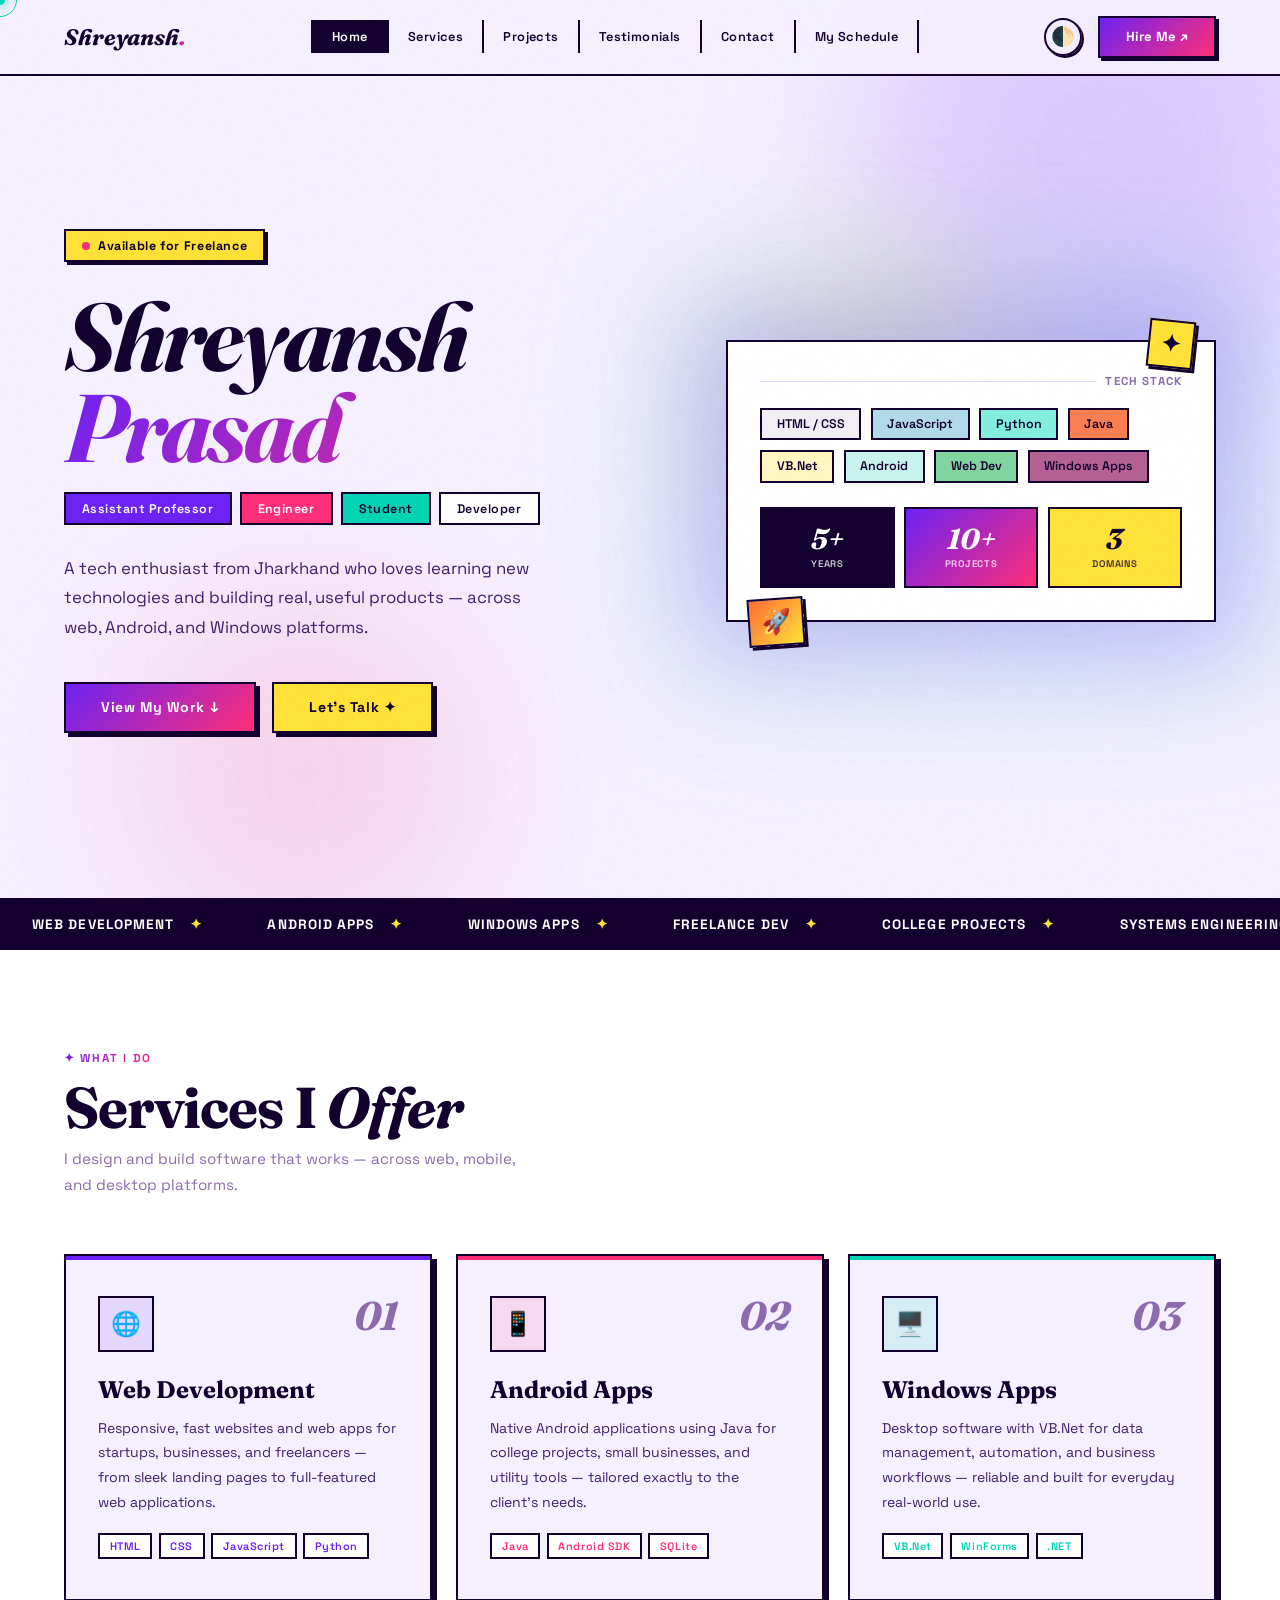
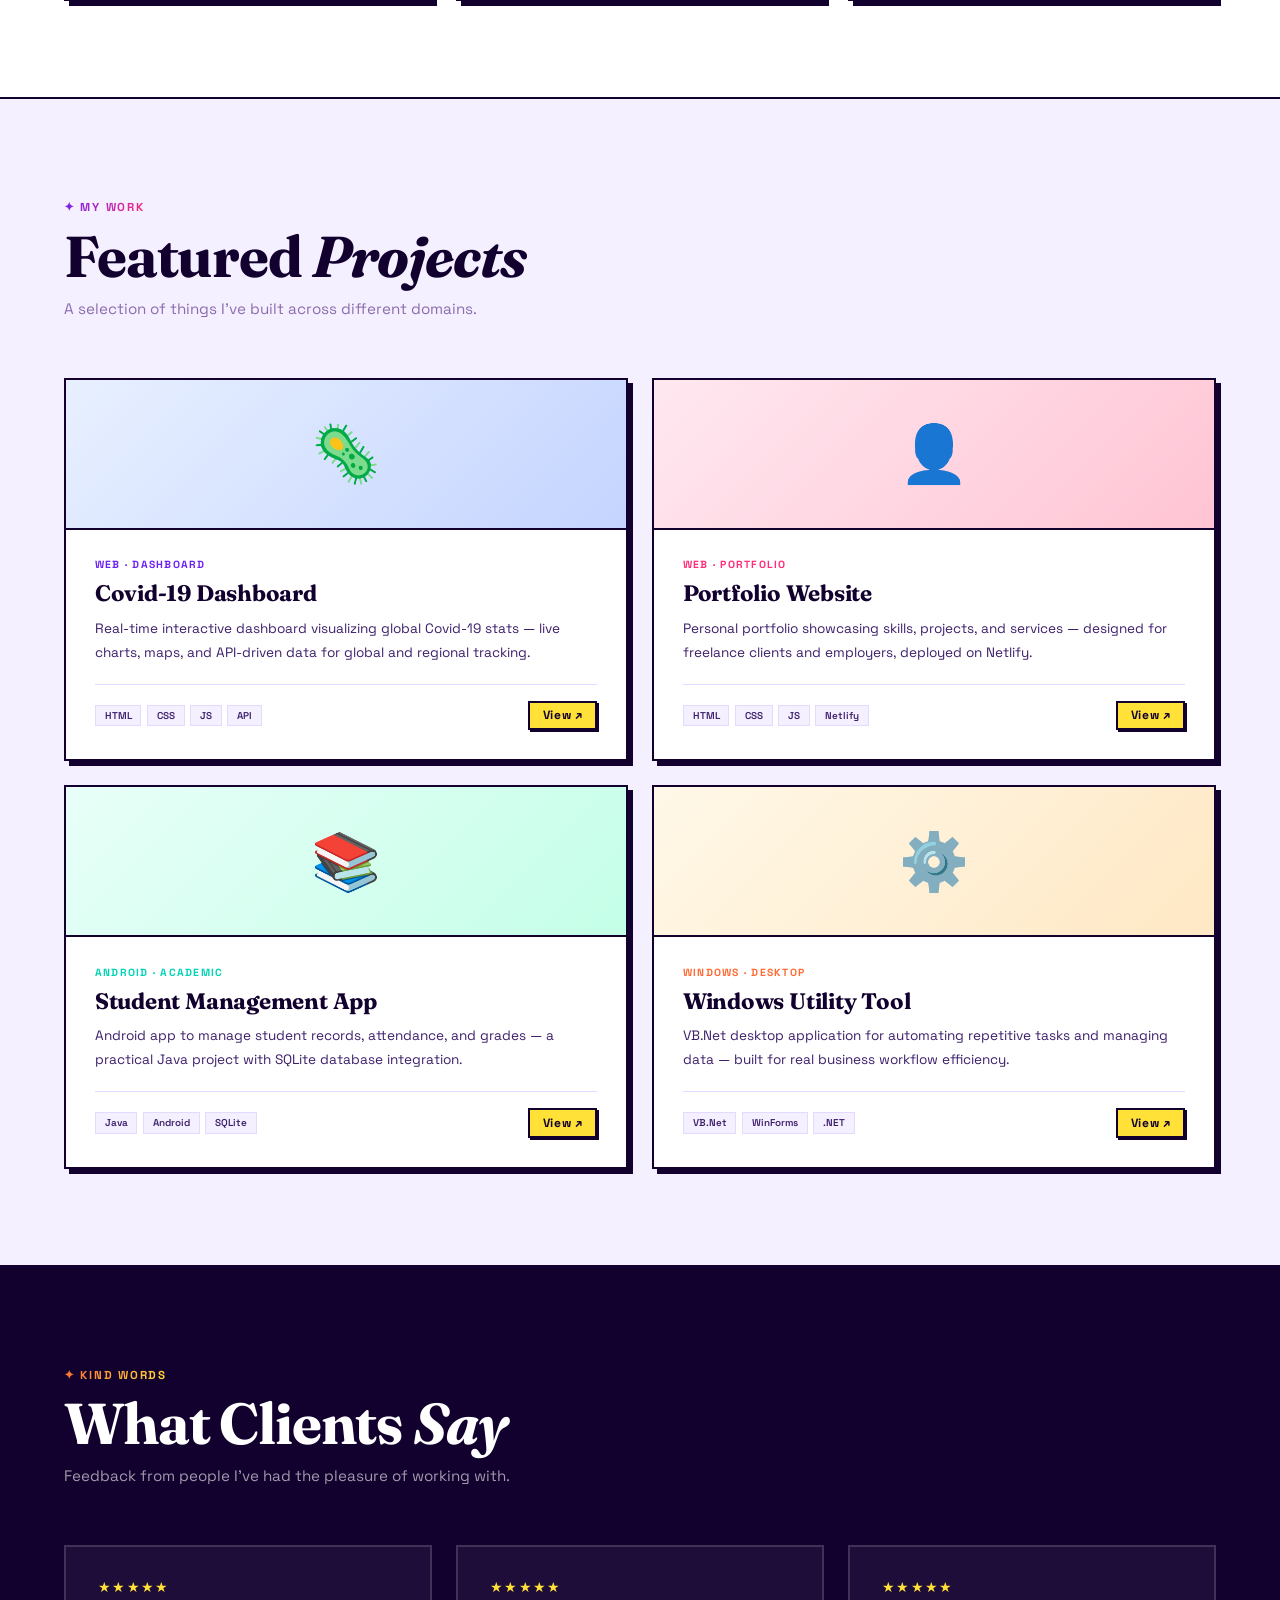
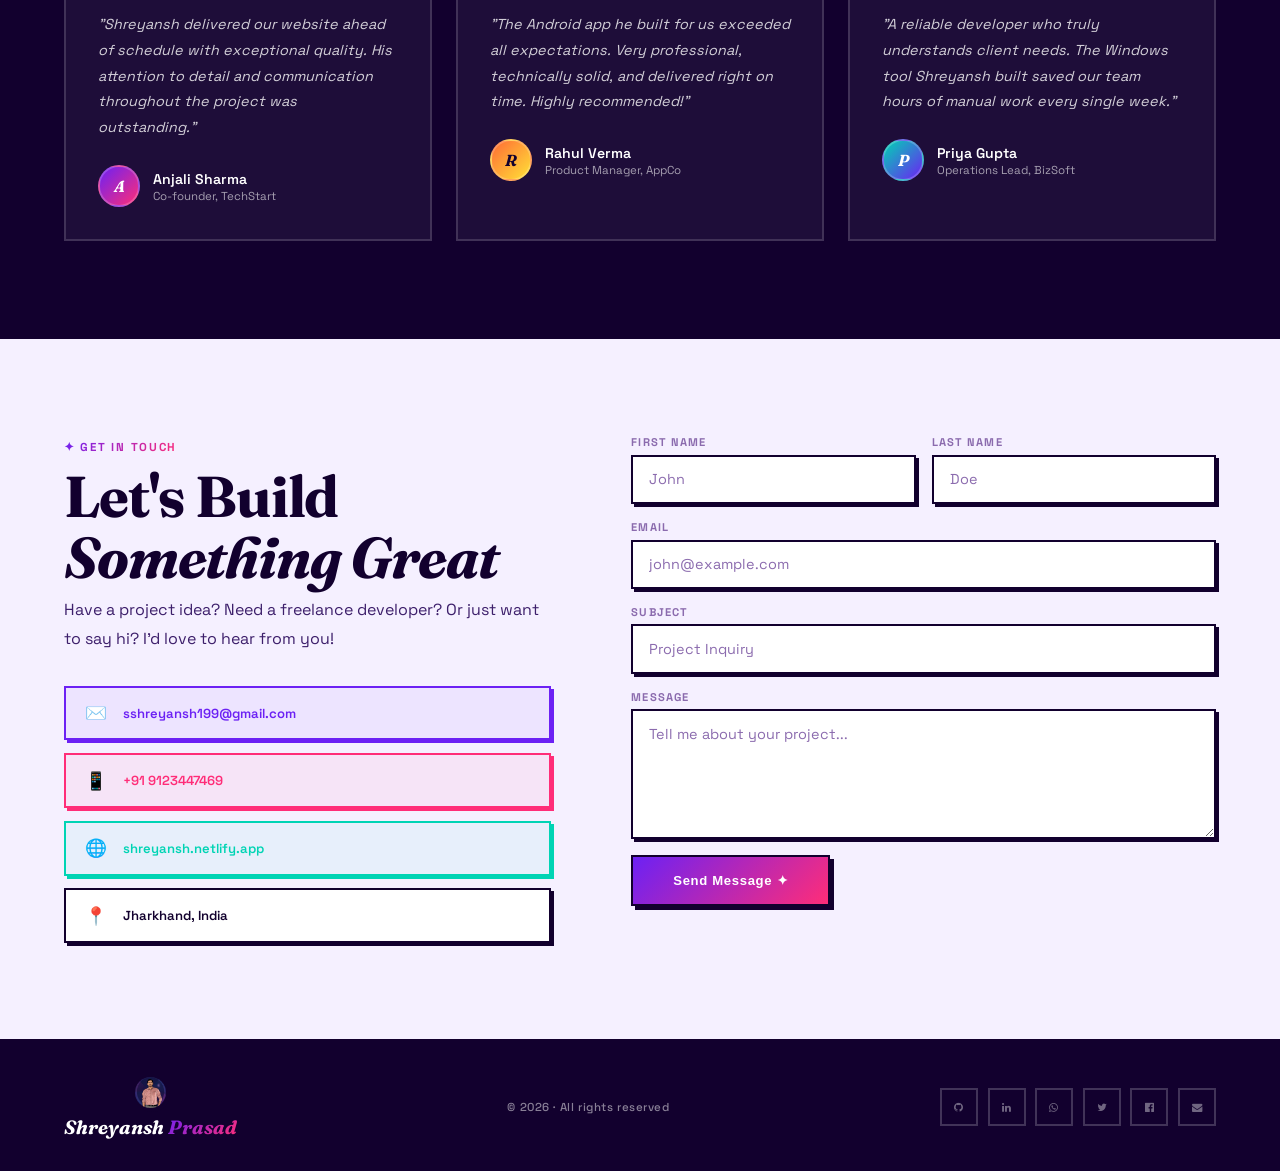
<file: index.html>
<!DOCTYPE html>
<html lang="en">
<head>
    <meta charset="UTF-8">
    <meta name="viewport" content="width=device-width, initial-scale=1.0">
    <meta name="description" content="Hey there, this is Shreyansh, and I design and develope websites for small business, I love designing websites and am looking for more opportunities to work in coding on a freelance basis. While I'm based in Jharkhand India, I help build website for people all over the world. Apart from this I also develope Android applications(Java) and Windows application(VB.Net). So If you are looking for a Web developer or an Android/Windows developer I may help you in many ways :)">
    <link rel="shortcut icon" href="./asset/icon/icon.png" type="image/x-icon">
    <title>Shreyansh Prasad</title>
    
    <link href="https://fonts.googleapis.com/css2?family=Clash+Display:wght@400;500;600;700&family=Cabinet+Grotesk:wght@400;500;700;800;900&family=Epilogue:ital,wght@0,400;0,700;1,400;1,800&family=Figtree:wght@300;400;500;600;700&display=swap" rel="stylesheet">
    <link href="https://fonts.googleapis.com/css2?family=Space+Grotesk:wght@400;500;600;700&family=Fraunces:ital,wght@0,700;1,400;1,700&display=swap" rel="stylesheet">
    <link rel="stylesheet" href="https://stackpath.bootstrapcdn.com/font-awesome/4.7.0/css/font-awesome.min.css">

    <link rel="stylesheet" href="style.css">

    <script>
        if (localStorage.getItem('theme') === 'dark') {
            document.documentElement.setAttribute('data-theme', 'dark');
        }
    </script>
</head>
<body>

<div id="cur"></div>
<div id="cur-ring"></div>

<nav>
  <a class="nav-logo" href="#home">Shreyansh<span>.</span> </a>
  <ul class="nav-links">
    <li><a href="#home">Home</a></li>
    <li><a href="#services">Services</a></li>
    <li><a href="#projects">Projects</a></li>
    <li><a href="#testimonials">Testimonials</a></li>
    <li><a href="#contact">Contact</a></li>
    <li><a href="schedule.html">My Schedule</a></li>
  </ul>
  <div class="nav-actions">
    <button id="theme-btn" title="Toggle Theme">🌓</button>
    <a href="#contact" class="nav-cta">Hire Me ↗</a>
  </div>
</nav>

<section id="home">
  <div class="blob blob1"></div>
  <div class="blob blob2"></div>
  <div class="blob blob3"></div>

  <div class="hero-content">
    <div class="hero-badge fu d1"><span class="dot"></span> Available for Freelance</div>
    <h1 class="hero-name fu d2">
      <span class="hero-first-name">Shreyansh</span><br>
      <span class="grad-text">Prasad</span>
    </h1>
    <div class="hero-roles fu d3">
      <span class="hero-role r1">Assistant Professor</span>
      <span class="hero-role r2">Engineer</span>
      <span class="hero-role r3">Student</span>
      <span class="hero-role">Developer</span>
    </div>
    <p class="hero-bio fu d4">A tech enthusiast from Jharkhand who loves learning new technologies and building real, useful products — across web, Android, and Windows platforms.</p>
    <div class="hero-actions fu d5">
      <a href="#projects" class="btn-big b1">View My Work ↓</a>
      <a href="#contact" class="btn-big b2">Let's Talk ✦</a>
    </div>
  </div>

  <div class="hero-visual fu d3">
    <div class="hero-vis-card tech-stack-highlight">
      <div class="sticker stk1">✦</div>
      <div class="sticker stk2">🚀</div>
      <p class="hvc-label">Tech Stack</p>
      <div class="skill-bubbles">
        <span class="sbub s1">HTML / CSS</span>
        <span class="sbub s2">JavaScript</span>
        <span class="sbub s3">Python</span>
        <span class="sbub s4">Java</span>
        <span class="sbub s5">VB.Net</span>
        <span class="sbub s6">Android</span>
        <span class="sbub s7">Web Dev</span>
        <span class="sbub s8">Windows Apps</span>
      </div>
      <div class="stat-bubbles">
        <div class="stbub"><span class="stn">5+</span><span class="stl">Years</span></div>
        <div class="stbub"><span class="stn">10+</span><span class="stl">Projects</span></div>
        <div class="stbub"><span class="stn">3</span><span class="stl">Domains</span></div>
      </div>
    </div>
  </div>
</section>

<div class="marquee-wrap">
  <div class="marquee-track">
    <span class="marquee-item">Web Development <span>✦</span></span>
    <span class="marquee-item">Android Apps <span>✦</span></span>
    <span class="marquee-item">Windows Apps <span>✦</span></span>
    <span class="marquee-item">Freelance Dev <span>✦</span></span>
    <span class="marquee-item">College Projects <span>✦</span></span>
    <span class="marquee-item">Systems Engineering <span>✦</span></span>
    <span class="marquee-item">Web Development <span>✦</span></span>
    <span class="marquee-item">Android Apps <span>✦</span></span>
    <span class="marquee-item">Windows Apps <span>✦</span></span>
    <span class="marquee-item">Freelance Dev <span>✦</span></span>
    <span class="marquee-item">College Projects <span>✦</span></span>
    <span class="marquee-item">Systems Engineering <span>✦</span></span>
  </div>
</div>

<section id="services">
  <div class="sec-header reveal">
    <p class="sec-eyebrow">✦ What I Do</p>
    <h2 class="sec-title">Services I <em>Offer</em></h2>
    <p class="sec-sub">I design and build software that works — across web, mobile, and desktop platforms.</p>
  </div>
  <div class="services-grid">
    <div class="svc-card reveal">
      <div class="svc-top">
        <div class="svc-icon">🌐</div>
        <span class="svc-num">01</span>
      </div>
      <h3 class="svc-title">Web Development</h3>
      <p class="svc-desc">Responsive, fast websites and web apps for startups, businesses, and freelancers — from sleek landing pages to full-featured web applications.</p>
      <div class="svc-tags">
        <span class="svtag">HTML</span><span class="svtag">CSS</span><span class="svtag">JavaScript</span><span class="svtag">Python</span>
      </div>
    </div>
    <div class="svc-card reveal">
      <div class="svc-top">
        <div class="svc-icon">📱</div>
        <span class="svc-num">02</span>
      </div>
      <h3 class="svc-title">Android Apps</h3>
      <p class="svc-desc">Native Android applications using Java for college projects, small businesses, and utility tools — tailored exactly to the client's needs.</p>
      <div class="svc-tags">
        <span class="svtag">Java</span><span class="svtag">Android SDK</span><span class="svtag">SQLite</span>
      </div>
    </div>
    <div class="svc-card reveal">
      <div class="svc-top">
        <div class="svc-icon">🖥️</div>
        <span class="svc-num">03</span>
      </div>
      <h3 class="svc-title">Windows Apps</h3>
      <p class="svc-desc">Desktop software with VB.Net for data management, automation, and business workflows — reliable and built for everyday real-world use.</p>
      <div class="svc-tags">
        <span class="svtag">VB.Net</span><span class="svtag">WinForms</span><span class="svtag">.NET</span>
      </div>
    </div>
  </div>
</section>

<section id="projects">
  <div class="sec-header reveal">
    <p class="sec-eyebrow">✦ My Work</p>
    <h2 class="sec-title">Featured <em>Projects</em></h2>
    <p class="sec-sub">A selection of things I've built across different domains.</p>
  </div>
  <div class="proj-grid">
    <div class="proj-card reveal">
      <div class="proj-banner pb1">🦠</div>
      <div class="proj-body">
        <p class="proj-type t1">Web · Dashboard</p>
        <h3 class="proj-title">Covid-19 Dashboard</h3>
        <p class="proj-desc">Real-time interactive dashboard visualizing global Covid-19 stats — live charts, maps, and API-driven data for global and regional tracking.</p>
        <div class="proj-footer">
          <div class="proj-stack">
            <span class="pchip">HTML</span><span class="pchip">CSS</span><span class="pchip">JS</span><span class="pchip">API</span>
          </div>
          <a href="https://github.com/shreyanshprasad/covid-dashboard" class="proj-link">View ↗</a>
        </div>
      </div>
    </div>
    <div class="proj-card reveal">
      <div class="proj-banner pb2">👤</div>
      <div class="proj-body">
        <p class="proj-type t2">Web · Portfolio</p>
        <h3 class="proj-title">Portfolio Website</h3>
        <p class="proj-desc">Personal portfolio showcasing skills, projects, and services — designed for freelance clients and employers, deployed on Netlify.</p>
        <div class="proj-footer">
          <div class="proj-stack">
            <span class="pchip">HTML</span><span class="pchip">CSS</span><span class="pchip">JS</span><span class="pchip">Netlify</span>
          </div>
          <a href="https://shreyansh.netlify.app" class="proj-link">View ↗</a>
        </div>
      </div>
    </div>
    <div class="proj-card reveal">
      <div class="proj-banner pb3">📚</div>
      <div class="proj-body">
        <p class="proj-type t3">Android · Academic</p>
        <h3 class="proj-title">Student Management App</h3>
        <p class="proj-desc">Android app to manage student records, attendance, and grades — a practical Java project with SQLite database integration.</p>
        <div class="proj-footer">
          <div class="proj-stack">
            <span class="pchip">Java</span><span class="pchip">Android</span><span class="pchip">SQLite</span>
          </div>
          <a href="https://github.com/shreyanshprasad/student-management" class="proj-link">View ↗</a>
        </div>
      </div>
    </div>
    <div class="proj-card reveal">
      <div class="proj-banner pb4">⚙️</div>
      <div class="proj-body">
        <p class="proj-type t4">Windows · Desktop</p>
        <h3 class="proj-title">Windows Utility Tool</h3>
        <p class="proj-desc">VB.Net desktop application for automating repetitive tasks and managing data — built for real business workflow efficiency.</p>
        <div class="proj-footer">
          <div class="proj-stack">
            <span class="pchip">VB.Net</span><span class="pchip">WinForms</span><span class="pchip">.NET</span>
          </div>
          <a href="https://github.com/shreyanshprasad/windows-utility" class="proj-link">View ↗</a>
        </div>
      </div>
    </div>
  </div>
</section>

<section id="testimonials">
  <div class="sec-header reveal">
    <p class="sec-eyebrow">✦ Kind Words</p>
    <h2 class="sec-title">What Clients <em>Say</em></h2>
    <p class="sec-sub">Feedback from people I've had the pleasure of working with.</p>
  </div>
  <div class="testi-grid">
    <div class="testi-card reveal">
      <p class="testi-stars">★★★★★</p>
      <p class="testi-text">"Shreyansh delivered our website ahead of schedule with exceptional quality. His attention to detail and communication throughout the project was outstanding."</p>
      <div class="testi-author">
        <div class="testi-av av1">A</div>
        <div>
          <p class="testi-name">Anjali Sharma</p>
          <p class="testi-role">Co-founder, TechStart</p>
        </div>
      </div>
    </div>
    <div class="testi-card reveal">
      <p class="testi-stars">★★★★★</p>
      <p class="testi-text">"The Android app he built for us exceeded all expectations. Very professional, technically solid, and delivered right on time. Highly recommended!"</p>
      <div class="testi-author">
        <div class="testi-av av2">R</div>
        <div>
          <p class="testi-name">Rahul Verma</p>
          <p class="testi-role">Product Manager, AppCo</p>
        </div>
      </div>
    </div>
    <div class="testi-card reveal">
      <p class="testi-stars">★★★★★</p>
      <p class="testi-text">"A reliable developer who truly understands client needs. The Windows tool Shreyansh built saved our team hours of manual work every single week."</p>
      <div class="testi-author">
        <div class="testi-av av3">P</div>
        <div>
          <p class="testi-name">Priya Gupta</p>
          <p class="testi-role">Operations Lead, BizSoft</p>
        </div>
      </div>
    </div>
  </div>
</section>

<section id="contact">
  <div class="contact-layout">
    <div class="reveal">
      <p class="sec-eyebrow">✦ Get In Touch</p>
      <h2 class="sec-title">Let's Build<br><em>Something Great</em></h2>
      <p class="contact-desc">Have a project idea? Need a freelance developer? Or just want to say hi? I'd love to hear from you!</p>
      <div class="contact-items">
        <a href="mailto:sshreyansh199@gmail.com" class="citem c1">
          <span class="ci">✉️</span> sshreyansh199@gmail.com
        </a>
        <a href="tel:+919123447469" class="citem c2">
          <span class="ci">📱</span> +91 9123447469
        </a>
        <a href="https://shreyansh.netlify.app" class="citem c3">
          <span class="ci">🌐</span> shreyansh.netlify.app
        </a>
        <div class="citem">
          <span class="ci">📍</span> Jharkhand, India
        </div>
      </div>
    </div>
    <div class="contact-form reveal">
      <div class="form-row">
        <div class="fg"><label class="fl">First Name</label><input type="text" class="fi" placeholder="John"></div>
        <div class="fg"><label class="fl">Last Name</label><input type="text" class="fi" placeholder="Doe"></div>
      </div>
      <div class="fg"><label class="fl">Email</label><input type="email" class="fi" placeholder="john@example.com"></div>
      <div class="fg"><label class="fl">Subject</label><input type="text" class="fi" placeholder="Project Inquiry"></div>
      <div class="fg"><label class="fl">Message</label><textarea class="fta" placeholder="Tell me about your project..."></textarea></div>
      <button class="btn-send">Send Message ✦</button>
    </div>
  </div>
</section>

<footer>
  <div class="footer-brand"><center><img src="./asset/icon/icon.png" alt="avatar" width="35px" height="35px" class="avatar"> <br>Shreyansh<span> Prasad </span></center></div>
  <p class="footer-copy">© 2026 · All rights reserved</p>
  <div class="footer-socs">
    <a href="https://github.com/shreyanshprasad" class="fsoc"><i class="fa fa-github text-dark" aria-hidden="true"></i></a>
    <a href="https://www.linkedin.com/in/shreyansh-prasad-319319156/" class="fsoc"><i class="fa fa-linkedin"></i></a>
    <a href="https://wa.me/919123447469" class="fsoc"><i class="fa fa-whatsapp text-success" aria-hidden="true"></i></a>
    <a href="https://x.com/___Shreyansh" class="fsoc"><i class="fa fa-twitter" aria-hidden="true"></i></a>
    <a href="https://m.facebook.com/shreyansh.prasadsinha" class="fsoc"><i class="fa fa-facebook-official" aria-hidden="true"></i></a>
    <a href="mailto:sshreyansh199@gmail.com" class="fsoc"><i class="fa fa-envelope text-success" aria-hidden="true"></i></a>
  </div>
</footer>

<script src="script.js"></script>
</body>
</html>
</file>
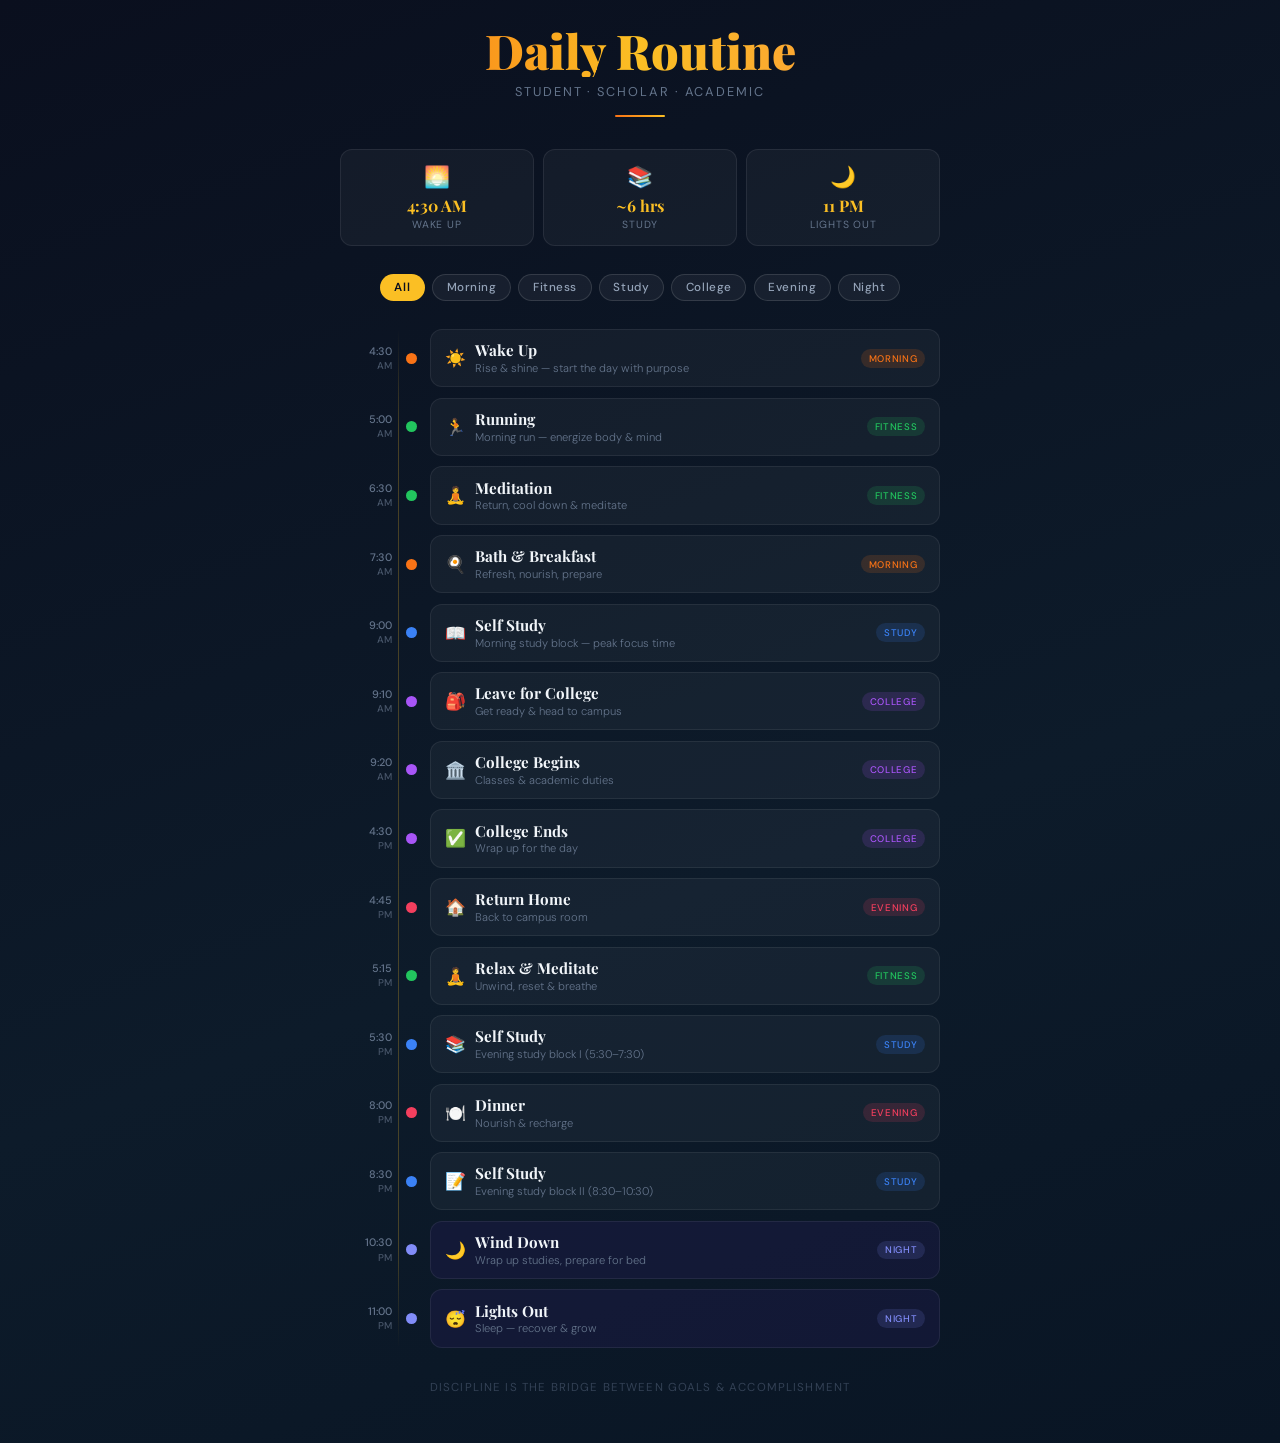
<file: daily-routine.html>
<!DOCTYPE html>
<html lang="en">
<head>
<meta charset="UTF-8" />
<meta name="viewport" content="width=device-width, initial-scale=1.0"/>
<title>My Daily Routine</title>
<link href="https://fonts.googleapis.com/css2?family=Playfair+Display:wght@700;900&family=DM+Sans:wght@300;400;500&display=swap" rel="stylesheet"/>
<style>
  *, *::before, *::after { box-sizing: border-box; margin: 0; padding: 0; }
  body {
    background: linear-gradient(160deg, #0a0f1e 0%, #0d1b2a 60%, #091524 100%);
    min-height: 100vh;
    font-family: 'DM Sans', sans-serif;
    color: #e2e8f0;
    padding: 1.5rem 1rem 3rem;
  }

  .container { max-width: 600px; margin: 0 auto; }

  /* Header */
  .header { text-align: center; margin-bottom: 2rem; }
  .title {
    font-family: 'Playfair Display', serif;
    font-size: clamp(2rem, 8vw, 3rem);
    font-weight: 900;
    background: linear-gradient(90deg, #f97316, #fbbf24, #fb923c);
    -webkit-background-clip: text;
    -webkit-text-fill-color: transparent;
    line-height: 1.1;
  }
  .subtitle {
    font-size: 0.8rem;
    color: #64748b;
    letter-spacing: 0.15em;
    text-transform: uppercase;
    margin-top: 0.4rem;
  }
  .divider {
    width: 50px; height: 2px;
    background: linear-gradient(90deg, #f97316, #fbbf24);
    margin: 0.9rem auto 0;
    border-radius: 2px;
  }

  /* Stats */
  .stats {
    display: grid;
    grid-template-columns: repeat(3, 1fr);
    gap: 0.6rem;
    margin-bottom: 1.75rem;
  }
  .stat-card {
    background: rgba(255,255,255,0.04);
    border: 1px solid rgba(255,255,255,0.08);
    border-radius: 12px;
    padding: 0.85rem 0.5rem;
    text-align: center;
  }
  .stat-icon { font-size: 1.3rem; margin-bottom: 0.3rem; }
  .stat-value {
    font-family: 'Playfair Display', serif;
    font-size: 1rem;
    font-weight: 700;
    color: #fbbf24;
  }
  .stat-label {
    font-size: 0.65rem;
    color: #64748b;
    text-transform: uppercase;
    letter-spacing: 0.08em;
    margin-top: 2px;
  }

  /* Filters */
  .filters {
    display: flex;
    flex-wrap: wrap;
    gap: 0.45rem;
    justify-content: center;
    margin-bottom: 1.75rem;
  }
  .filter-btn {
    padding: 0.3rem 0.85rem;
    border-radius: 999px;
    font-size: 0.73rem;
    font-weight: 500;
    letter-spacing: 0.05em;
    text-transform: capitalize;
    cursor: pointer;
    border: 1px solid rgba(255,255,255,0.12);
    background: rgba(255,255,255,0.05);
    color: #94a3b8;
    transition: all 0.2s;
    font-family: 'DM Sans', sans-serif;
  }
  .filter-btn.active {
    border-color: transparent;
    color: #0a0f1e;
    font-weight: 600;
  }

  /* Timeline */
  .timeline { position: relative; }
  .timeline::before {
    content: '';
    position: absolute;
    left: 58px;
    top: 0; bottom: 0;
    width: 1px;
    background: linear-gradient(to bottom, transparent, rgba(251,191,36,0.25) 10%, rgba(251,191,36,0.25) 90%, transparent);
  }
  .timeline-item {
    display: flex;
    align-items: center;
    gap: 0.85rem;
    margin-bottom: 0.65rem;
    transition: transform 0.2s;
  }
  .timeline-item:active { transform: translateX(4px); }

  .time-label {
    width: 52px;
    flex-shrink: 0;
    text-align: right;
    font-size: 0.68rem;
    font-weight: 500;
    color: #64748b;
    line-height: 1.3;
  }
  .time-label span { color: #475569; font-size: 0.62rem; }

  .dot {
    width: 11px; height: 11px;
    border-radius: 50%;
    flex-shrink: 0;
    z-index: 1;
  }

  .card {
    flex: 1;
    background: rgba(255,255,255,0.04);
    border: 1px solid rgba(255,255,255,0.07);
    border-radius: 12px;
    padding: 0.7rem 0.85rem;
  }
  .card-inner { display: flex; align-items: center; gap: 0.55rem; }
  .card-icon { font-size: 1.05rem; flex-shrink: 0; }
  .card-text { flex: 1; min-width: 0; }
  .card-name {
    font-family: 'Playfair Display', serif;
    font-size: 0.95rem;
    font-weight: 700;
    color: #f1f5f9;
    line-height: 1.2;
  }
  .card-desc {
    font-size: 0.7rem;
    color: #64748b;
    font-weight: 300;
    margin-top: 0.1rem;
    white-space: nowrap;
    overflow: hidden;
    text-overflow: ellipsis;
  }
  .badge {
    padding: 0.18rem 0.5rem;
    border-radius: 999px;
    font-size: 0.6rem;
    font-weight: 500;
    text-transform: uppercase;
    letter-spacing: 0.07em;
    flex-shrink: 0;
    margin-left: auto;
  }

  /* Footer */
  .footer {
    text-align: center;
    margin-top: 2rem;
    font-size: 0.72rem;
    color: #334155;
    letter-spacing: 0.1em;
    text-transform: uppercase;
  }

  .hidden { display: none !important; }
</style>
</head>
<body>
<div class="container">

  <!-- Header -->
  <div class="header">
    <div class="title">Daily Routine</div>
    <div class="subtitle">Student · Scholar · Academic</div>
    <div class="divider"></div>
  </div>

  <!-- Stats -->
  <div class="stats">
    <div class="stat-card">
      <div class="stat-icon">🌅</div>
      <div class="stat-value">4:30 AM</div>
      <div class="stat-label">Wake Up</div>
    </div>
    <div class="stat-card">
      <div class="stat-icon">📚</div>
      <div class="stat-value">~6 hrs</div>
      <div class="stat-label">Study</div>
    </div>
    <div class="stat-card">
      <div class="stat-icon">🌙</div>
      <div class="stat-value">11 PM</div>
      <div class="stat-label">Lights Out</div>
    </div>
  </div>

  <!-- Filters -->
  <div class="filters">
    <button class="filter-btn active" data-filter="all" onclick="filterItems(this)" style="background:#fbbf24;color:#0a0f1e;border-color:transparent;">All</button>
    <button class="filter-btn" data-filter="morning" onclick="filterItems(this)">Morning</button>
    <button class="filter-btn" data-filter="fitness" onclick="filterItems(this)">Fitness</button>
    <button class="filter-btn" data-filter="study" onclick="filterItems(this)">Study</button>
    <button class="filter-btn" data-filter="college" onclick="filterItems(this)">College</button>
    <button class="filter-btn" data-filter="evening" onclick="filterItems(this)">Evening</button>
    <button class="filter-btn" data-filter="night" onclick="filterItems(this)">Night</button>
  </div>

  <!-- Timeline -->
  <div class="timeline" id="timeline">

    <div class="timeline-item" data-cat="morning">
      <div class="time-label">4:30<br><span>AM</span></div>
      <div class="dot" style="background:#f97316;"></div>
      <div class="card">
        <div class="card-inner">
          <span class="card-icon">☀️</span>
          <div class="card-text">
            <div class="card-name">Wake Up</div>
            <div class="card-desc">Rise & shine — start the day with purpose</div>
          </div>
          <span class="badge" style="background:rgba(249,115,22,0.15);color:#f97316;">Morning</span>
        </div>
      </div>
    </div>

    <div class="timeline-item" data-cat="fitness">
      <div class="time-label">5:00<br><span>AM</span></div>
      <div class="dot" style="background:#22c55e;"></div>
      <div class="card">
        <div class="card-inner">
          <span class="card-icon">🏃</span>
          <div class="card-text">
            <div class="card-name">Running</div>
            <div class="card-desc">Morning run — energize body & mind</div>
          </div>
          <span class="badge" style="background:rgba(34,197,94,0.15);color:#22c55e;">Fitness</span>
        </div>
      </div>
    </div>

    <div class="timeline-item" data-cat="fitness">
      <div class="time-label">6:30<br><span>AM</span></div>
      <div class="dot" style="background:#22c55e;"></div>
      <div class="card">
        <div class="card-inner">
          <span class="card-icon">🧘</span>
          <div class="card-text">
            <div class="card-name">Meditation</div>
            <div class="card-desc">Return, cool down & meditate</div>
          </div>
          <span class="badge" style="background:rgba(34,197,94,0.15);color:#22c55e;">Fitness</span>
        </div>
      </div>
    </div>

    <div class="timeline-item" data-cat="morning">
      <div class="time-label">7:30<br><span>AM</span></div>
      <div class="dot" style="background:#f97316;"></div>
      <div class="card">
        <div class="card-inner">
          <span class="card-icon">🍳</span>
          <div class="card-text">
            <div class="card-name">Bath & Breakfast</div>
            <div class="card-desc">Refresh, nourish, prepare</div>
          </div>
          <span class="badge" style="background:rgba(249,115,22,0.15);color:#f97316;">Morning</span>
        </div>
      </div>
    </div>

    <div class="timeline-item" data-cat="study">
      <div class="time-label">9:00<br><span>AM</span></div>
      <div class="dot" style="background:#3b82f6;"></div>
      <div class="card">
        <div class="card-inner">
          <span class="card-icon">📖</span>
          <div class="card-text">
            <div class="card-name">Self Study</div>
            <div class="card-desc">Morning study block — peak focus time</div>
          </div>
          <span class="badge" style="background:rgba(59,130,246,0.15);color:#3b82f6;">Study</span>
        </div>
      </div>
    </div>

    <div class="timeline-item" data-cat="college">
      <div class="time-label">9:10<br><span>AM</span></div>
      <div class="dot" style="background:#a855f7;"></div>
      <div class="card">
        <div class="card-inner">
          <span class="card-icon">🎒</span>
          <div class="card-text">
            <div class="card-name">Leave for College</div>
            <div class="card-desc">Get ready & head to campus</div>
          </div>
          <span class="badge" style="background:rgba(168,85,247,0.15);color:#a855f7;">College</span>
        </div>
      </div>
    </div>

    <div class="timeline-item" data-cat="college">
      <div class="time-label">9:20<br><span>AM</span></div>
      <div class="dot" style="background:#a855f7;"></div>
      <div class="card">
        <div class="card-inner">
          <span class="card-icon">🏛️</span>
          <div class="card-text">
            <div class="card-name">College Begins</div>
            <div class="card-desc">Classes & academic duties</div>
          </div>
          <span class="badge" style="background:rgba(168,85,247,0.15);color:#a855f7;">College</span>
        </div>
      </div>
    </div>

    <div class="timeline-item" data-cat="college">
      <div class="time-label">4:30<br><span>PM</span></div>
      <div class="dot" style="background:#a855f7;"></div>
      <div class="card">
        <div class="card-inner">
          <span class="card-icon">✅</span>
          <div class="card-text">
            <div class="card-name">College Ends</div>
            <div class="card-desc">Wrap up for the day</div>
          </div>
          <span class="badge" style="background:rgba(168,85,247,0.15);color:#a855f7;">College</span>
        </div>
      </div>
    </div>

    <div class="timeline-item" data-cat="evening">
      <div class="time-label">4:45<br><span>PM</span></div>
      <div class="dot" style="background:#f43f5e;"></div>
      <div class="card">
        <div class="card-inner">
          <span class="card-icon">🏠</span>
          <div class="card-text">
            <div class="card-name">Return Home</div>
            <div class="card-desc">Back to campus room</div>
          </div>
          <span class="badge" style="background:rgba(244,63,94,0.15);color:#f43f5e;">Evening</span>
        </div>
      </div>
    </div>

    <div class="timeline-item" data-cat="fitness">
      <div class="time-label">5:15<br><span>PM</span></div>
      <div class="dot" style="background:#22c55e;"></div>
      <div class="card">
        <div class="card-inner">
          <span class="card-icon">🧘</span>
          <div class="card-text">
            <div class="card-name">Relax & Meditate</div>
            <div class="card-desc">Unwind, reset & breathe</div>
          </div>
          <span class="badge" style="background:rgba(34,197,94,0.15);color:#22c55e;">Fitness</span>
        </div>
      </div>
    </div>

    <div class="timeline-item" data-cat="study">
      <div class="time-label">5:30<br><span>PM</span></div>
      <div class="dot" style="background:#3b82f6;"></div>
      <div class="card">
        <div class="card-inner">
          <span class="card-icon">📚</span>
          <div class="card-text">
            <div class="card-name">Self Study</div>
            <div class="card-desc">Evening study block I (5:30–7:30)</div>
          </div>
          <span class="badge" style="background:rgba(59,130,246,0.15);color:#3b82f6;">Study</span>
        </div>
      </div>
    </div>

    <div class="timeline-item" data-cat="evening">
      <div class="time-label">8:00<br><span>PM</span></div>
      <div class="dot" style="background:#f43f5e;"></div>
      <div class="card">
        <div class="card-inner">
          <span class="card-icon">🍽️</span>
          <div class="card-text">
            <div class="card-name">Dinner</div>
            <div class="card-desc">Nourish & recharge</div>
          </div>
          <span class="badge" style="background:rgba(244,63,94,0.15);color:#f43f5e;">Evening</span>
        </div>
      </div>
    </div>

    <div class="timeline-item" data-cat="study">
      <div class="time-label">8:30<br><span>PM</span></div>
      <div class="dot" style="background:#3b82f6;"></div>
      <div class="card">
        <div class="card-inner">
          <span class="card-icon">📝</span>
          <div class="card-text">
            <div class="card-name">Self Study</div>
            <div class="card-desc">Evening study block II (8:30–10:30)</div>
          </div>
          <span class="badge" style="background:rgba(59,130,246,0.15);color:#3b82f6;">Study</span>
        </div>
      </div>
    </div>

    <div class="timeline-item" data-cat="night">
      <div class="time-label">10:30<br><span>PM</span></div>
      <div class="dot" style="background:#818cf8;"></div>
      <div class="card" style="background:rgba(30,27,75,0.45);">
        <div class="card-inner">
          <span class="card-icon">🌙</span>
          <div class="card-text">
            <div class="card-name">Wind Down</div>
            <div class="card-desc">Wrap up studies, prepare for bed</div>
          </div>
          <span class="badge" style="background:rgba(129,140,248,0.15);color:#818cf8;">Night</span>
        </div>
      </div>
    </div>

    <div class="timeline-item" data-cat="night">
      <div class="time-label">11:00<br><span>PM</span></div>
      <div class="dot" style="background:#818cf8;"></div>
      <div class="card" style="background:rgba(30,27,75,0.45);">
        <div class="card-inner">
          <span class="card-icon">😴</span>
          <div class="card-text">
            <div class="card-name">Lights Out</div>
            <div class="card-desc">Sleep — recover & grow</div>
          </div>
          <span class="badge" style="background:rgba(129,140,248,0.15);color:#818cf8;">Night</span>
        </div>
      </div>
    </div>

  </div>

  <!-- Footer -->
  <div class="footer">Discipline is the bridge between goals & accomplishment</div>

</div>

<script>
  const filterColors = {
    all: { bg: '#fbbf24', color: '#0a0f1e' },
    morning: { bg: '#f97316', color: '#0a0f1e' },
    fitness: { bg: '#22c55e', color: '#0a0f1e' },
    study:   { bg: '#3b82f6', color: '#fff' },
    college: { bg: '#a855f7', color: '#fff' },
    evening: { bg: '#f43f5e', color: '#fff' },
    night:   { bg: '#818cf8', color: '#0a0f1e' },
  };

  function filterItems(btn) {
    const filter = btn.dataset.filter;
    // Update buttons
    document.querySelectorAll('.filter-btn').forEach(b => {
      b.classList.remove('active');
      b.style.background = 'rgba(255,255,255,0.05)';
      b.style.color = '#94a3b8';
      b.style.borderColor = 'rgba(255,255,255,0.12)';
    });
    btn.classList.add('active');
    btn.style.background = filterColors[filter].bg;
    btn.style.color = filterColors[filter].color;
    btn.style.borderColor = 'transparent';

    // Show/hide items
    document.querySelectorAll('.timeline-item').forEach(item => {
      if (filter === 'all' || item.dataset.cat === filter) {
        item.classList.remove('hidden');
      } else {
        item.classList.add('hidden');
      }
    });
  }
</script>
</body>
</html>
</file>
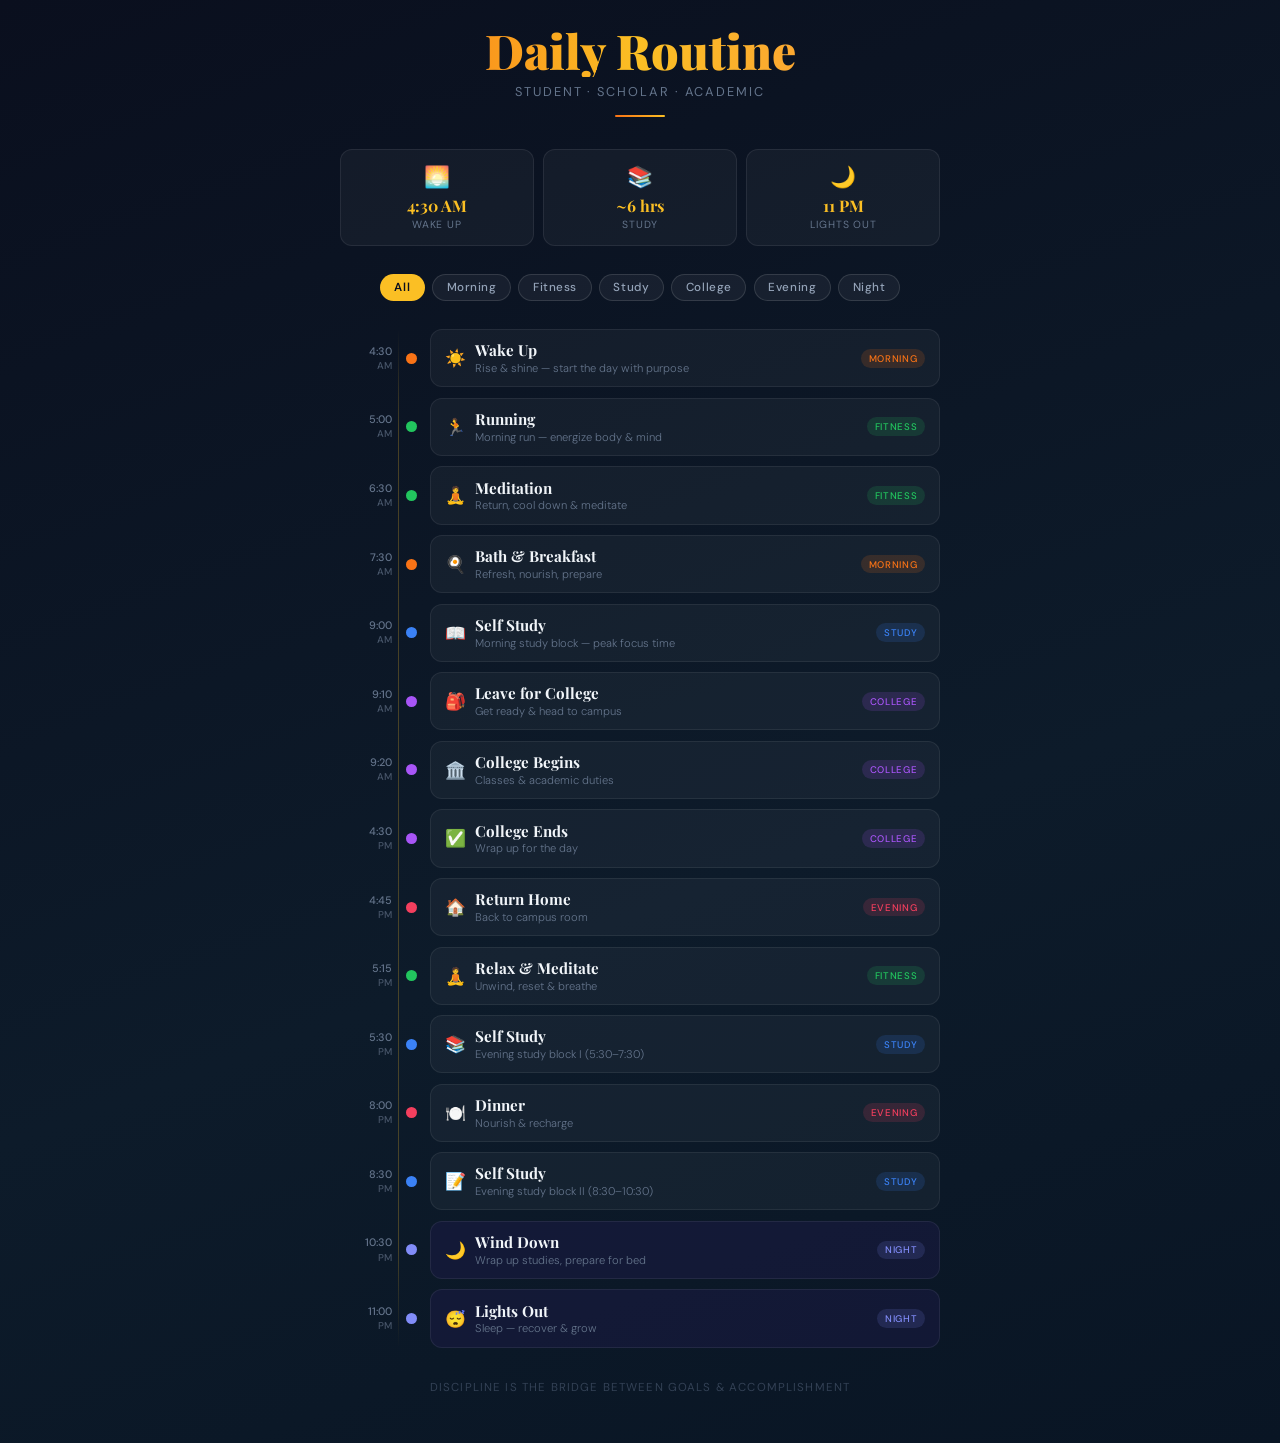
<file: schedule.html>
<!DOCTYPE html>
<html lang="en">
<head>
<meta charset="UTF-8" />
<meta name="viewport" content="width=device-width, initial-scale=1.0"/>
<title>My Daily Routine</title>
<link href="https://fonts.googleapis.com/css2?family=Playfair+Display:wght@700;900&family=DM+Sans:wght@300;400;500&display=swap" rel="stylesheet"/>
<style>
  *, *::before, *::after { box-sizing: border-box; margin: 0; padding: 0; }
  body {
    background: linear-gradient(160deg, #0a0f1e 0%, #0d1b2a 60%, #091524 100%);
    min-height: 100vh;
    font-family: 'DM Sans', sans-serif;
    color: #e2e8f0;
    padding: 1.5rem 1rem 3rem;
  }

  .container { max-width: 600px; margin: 0 auto; }

  /* Header */
  .header { text-align: center; margin-bottom: 2rem; }
  .title {
    font-family: 'Playfair Display', serif;
    font-size: clamp(2rem, 8vw, 3rem);
    font-weight: 900;
    background: linear-gradient(90deg, #f97316, #fbbf24, #fb923c);
    -webkit-background-clip: text;
    background-clip: text;
    -webkit-text-fill-color: transparent;
    line-height: 1.1;
  }
  .subtitle {
    font-size: 0.8rem;
    color: #64748b;
    letter-spacing: 0.15em;
    text-transform: uppercase;
    margin-top: 0.4rem;
  }
  .divider {
    width: 50px; height: 2px;
    background: linear-gradient(90deg, #f97316, #fbbf24);
    margin: 0.9rem auto 0;
    border-radius: 2px;
  }

  /* Stats */
  .stats {
    display: grid;
    grid-template-columns: repeat(3, 1fr);
    gap: 0.6rem;
    margin-bottom: 1.75rem;
  }
  .stat-card {
    background: rgba(255,255,255,0.04);
    border: 1px solid rgba(255,255,255,0.08);
    border-radius: 12px;
    padding: 0.85rem 0.5rem;
    text-align: center;
  }
  .stat-icon { font-size: 1.3rem; margin-bottom: 0.3rem; }
  .stat-value {
    font-family: 'Playfair Display', serif;
    font-size: 1rem;
    font-weight: 700;
    color: #fbbf24;
  }
  .stat-label {
    font-size: 0.65rem;
    color: #64748b;
    text-transform: uppercase;
    letter-spacing: 0.08em;
    margin-top: 2px;
  }

  /* Filters */
  .filters {
    display: flex;
    flex-wrap: wrap;
    gap: 0.45rem;
    justify-content: center;
    margin-bottom: 1.75rem;
  }
  .filter-btn {
    padding: 0.3rem 0.85rem;
    border-radius: 999px;
    font-size: 0.73rem;
    font-weight: 500;
    letter-spacing: 0.05em;
    text-transform: capitalize;
    cursor: pointer;
    border: 1px solid rgba(255,255,255,0.12);
    background: rgba(255,255,255,0.05);
    color: #94a3b8;
    transition: all 0.2s;
    font-family: 'DM Sans', sans-serif;
  }
  .filter-btn.active {
    border-color: transparent;
    color: #0a0f1e;
    font-weight: 600;
  }

  /* Timeline */
  .timeline { position: relative; }
  .timeline::before {
    content: '';
    position: absolute;
    left: 58px;
    top: 0; bottom: 0;
    width: 1px;
    background: linear-gradient(to bottom, transparent, rgba(251,191,36,0.25) 10%, rgba(251,191,36,0.25) 90%, transparent);
  }
  .timeline-item {
    display: flex;
    align-items: center;
    gap: 0.85rem;
    margin-bottom: 0.65rem;
    transition: transform 0.2s;
  }
  .timeline-item:active { transform: translateX(4px); }

  .time-label {
    width: 52px;
    flex-shrink: 0;
    text-align: right;
    font-size: 0.68rem;
    font-weight: 500;
    color: #64748b;
    line-height: 1.3;
  }
  .time-label span { color: #475569; font-size: 0.62rem; }

  .dot {
    width: 11px; height: 11px;
    border-radius: 50%;
    flex-shrink: 0;
    z-index: 1;
  }

  .card {
    flex: 1;
    background: rgba(255,255,255,0.04);
    border: 1px solid rgba(255,255,255,0.07);
    border-radius: 12px;
    padding: 0.7rem 0.85rem;
  }
  .card-inner { display: flex; align-items: center; gap: 0.55rem; }
  .card-icon { font-size: 1.05rem; flex-shrink: 0; }
  .card-text { flex: 1; min-width: 0; }
  .card-name {
    font-family: 'Playfair Display', serif;
    font-size: 0.95rem;
    font-weight: 700;
    color: #f1f5f9;
    line-height: 1.2;
  }
  .card-desc {
    font-size: 0.7rem;
    color: #64748b;
    font-weight: 300;
    margin-top: 0.1rem;
    white-space: nowrap;
    overflow: hidden;
    text-overflow: ellipsis;
  }
  .badge {
    padding: 0.18rem 0.5rem;
    border-radius: 999px;
    font-size: 0.6rem;
    font-weight: 500;
    text-transform: uppercase;
    letter-spacing: 0.07em;
    flex-shrink: 0;
    margin-left: auto;
  }

  /* Footer */
  .footer {
    text-align: center;
    margin-top: 2rem;
    font-size: 0.72rem;
    color: #334155;
    letter-spacing: 0.1em;
    text-transform: uppercase;
  }

  .hidden { display: none !important; }
</style>
</head>
<body>
<div class="container">

  <!-- Header -->
  <div class="header">
    <div class="title">Daily Routine</div>
    <div class="subtitle">Student · Scholar · Academic</div>
    <div class="divider"></div>
  </div>

  <!-- Stats -->
  <div class="stats">
    <div class="stat-card">
      <div class="stat-icon">🌅</div>
      <div class="stat-value">4:30 AM</div>
      <div class="stat-label">Wake Up</div>
    </div>
    <div class="stat-card">
      <div class="stat-icon">📚</div>
      <div class="stat-value">~6 hrs</div>
      <div class="stat-label">Study</div>
    </div>
    <div class="stat-card">
      <div class="stat-icon">🌙</div>
      <div class="stat-value">11 PM</div>
      <div class="stat-label">Lights Out</div>
    </div>
  </div>

  <!-- Filters -->
  <div class="filters">
    <button class="filter-btn active" data-filter="all" onclick="filterItems(this)" style="background:#fbbf24;color:#0a0f1e;border-color:transparent;">All</button>
    <button class="filter-btn" data-filter="morning" onclick="filterItems(this)">Morning</button>
    <button class="filter-btn" data-filter="fitness" onclick="filterItems(this)">Fitness</button>
    <button class="filter-btn" data-filter="study" onclick="filterItems(this)">Study</button>
    <button class="filter-btn" data-filter="college" onclick="filterItems(this)">College</button>
    <button class="filter-btn" data-filter="evening" onclick="filterItems(this)">Evening</button>
    <button class="filter-btn" data-filter="night" onclick="filterItems(this)">Night</button>
  </div>

  <!-- Timeline -->
  <div class="timeline" id="timeline">

    <div class="timeline-item" data-cat="morning">
      <div class="time-label">4:30<br><span>AM</span></div>
      <div class="dot" style="background:#f97316;"></div>
      <div class="card">
        <div class="card-inner">
          <span class="card-icon">☀️</span>
          <div class="card-text">
            <div class="card-name">Wake Up</div>
            <div class="card-desc">Rise & shine — start the day with purpose</div>
          </div>
          <span class="badge" style="background:rgba(249,115,22,0.15);color:#f97316;">Morning</span>
        </div>
      </div>
    </div>

    <div class="timeline-item" data-cat="fitness">
      <div class="time-label">5:00<br><span>AM</span></div>
      <div class="dot" style="background:#22c55e;"></div>
      <div class="card">
        <div class="card-inner">
          <span class="card-icon">🏃</span>
          <div class="card-text">
            <div class="card-name">Running</div>
            <div class="card-desc">Morning run — energize body & mind</div>
          </div>
          <span class="badge" style="background:rgba(34,197,94,0.15);color:#22c55e;">Fitness</span>
        </div>
      </div>
    </div>

    <div class="timeline-item" data-cat="fitness">
      <div class="time-label">6:30<br><span>AM</span></div>
      <div class="dot" style="background:#22c55e;"></div>
      <div class="card">
        <div class="card-inner">
          <span class="card-icon">🧘</span>
          <div class="card-text">
            <div class="card-name">Meditation</div>
            <div class="card-desc">Return, cool down & meditate</div>
          </div>
          <span class="badge" style="background:rgba(34,197,94,0.15);color:#22c55e;">Fitness</span>
        </div>
      </div>
    </div>

    <div class="timeline-item" data-cat="morning">
      <div class="time-label">7:30<br><span>AM</span></div>
      <div class="dot" style="background:#f97316;"></div>
      <div class="card">
        <div class="card-inner">
          <span class="card-icon">🍳</span>
          <div class="card-text">
            <div class="card-name">Bath & Breakfast</div>
            <div class="card-desc">Refresh, nourish, prepare</div>
          </div>
          <span class="badge" style="background:rgba(249,115,22,0.15);color:#f97316;">Morning</span>
        </div>
      </div>
    </div>

    <div class="timeline-item" data-cat="study">
      <div class="time-label">9:00<br><span>AM</span></div>
      <div class="dot" style="background:#3b82f6;"></div>
      <div class="card">
        <div class="card-inner">
          <span class="card-icon">📖</span>
          <div class="card-text">
            <div class="card-name">Self Study</div>
            <div class="card-desc">Morning study block — peak focus time</div>
          </div>
          <span class="badge" style="background:rgba(59,130,246,0.15);color:#3b82f6;">Study</span>
        </div>
      </div>
    </div>

    <div class="timeline-item" data-cat="college">
      <div class="time-label">9:10<br><span>AM</span></div>
      <div class="dot" style="background:#a855f7;"></div>
      <div class="card">
        <div class="card-inner">
          <span class="card-icon">🎒</span>
          <div class="card-text">
            <div class="card-name">Leave for College</div>
            <div class="card-desc">Get ready & head to campus</div>
          </div>
          <span class="badge" style="background:rgba(168,85,247,0.15);color:#a855f7;">College</span>
        </div>
      </div>
    </div>

    <div class="timeline-item" data-cat="college">
      <div class="time-label">9:20<br><span>AM</span></div>
      <div class="dot" style="background:#a855f7;"></div>
      <div class="card">
        <div class="card-inner">
          <span class="card-icon">🏛️</span>
          <div class="card-text">
            <div class="card-name">College Begins</div>
            <div class="card-desc">Classes & academic duties</div>
          </div>
          <span class="badge" style="background:rgba(168,85,247,0.15);color:#a855f7;">College</span>
        </div>
      </div>
    </div>

    <div class="timeline-item" data-cat="college">
      <div class="time-label">4:30<br><span>PM</span></div>
      <div class="dot" style="background:#a855f7;"></div>
      <div class="card">
        <div class="card-inner">
          <span class="card-icon">✅</span>
          <div class="card-text">
            <div class="card-name">College Ends</div>
            <div class="card-desc">Wrap up for the day</div>
          </div>
          <span class="badge" style="background:rgba(168,85,247,0.15);color:#a855f7;">College</span>
        </div>
      </div>
    </div>

    <div class="timeline-item" data-cat="evening">
      <div class="time-label">4:45<br><span>PM</span></div>
      <div class="dot" style="background:#f43f5e;"></div>
      <div class="card">
        <div class="card-inner">
          <span class="card-icon">🏠</span>
          <div class="card-text">
            <div class="card-name">Return Home</div>
            <div class="card-desc">Back to campus room</div>
          </div>
          <span class="badge" style="background:rgba(244,63,94,0.15);color:#f43f5e;">Evening</span>
        </div>
      </div>
    </div>

    <div class="timeline-item" data-cat="fitness">
      <div class="time-label">5:15<br><span>PM</span></div>
      <div class="dot" style="background:#22c55e;"></div>
      <div class="card">
        <div class="card-inner">
          <span class="card-icon">🧘</span>
          <div class="card-text">
            <div class="card-name">Relax & Meditate</div>
            <div class="card-desc">Unwind, reset & breathe</div>
          </div>
          <span class="badge" style="background:rgba(34,197,94,0.15);color:#22c55e;">Fitness</span>
        </div>
      </div>
    </div>

    <div class="timeline-item" data-cat="study">
      <div class="time-label">5:30<br><span>PM</span></div>
      <div class="dot" style="background:#3b82f6;"></div>
      <div class="card">
        <div class="card-inner">
          <span class="card-icon">📚</span>
          <div class="card-text">
            <div class="card-name">Self Study</div>
            <div class="card-desc">Evening study block I (5:30–7:30)</div>
          </div>
          <span class="badge" style="background:rgba(59,130,246,0.15);color:#3b82f6;">Study</span>
        </div>
      </div>
    </div>

    <div class="timeline-item" data-cat="evening">
      <div class="time-label">8:00<br><span>PM</span></div>
      <div class="dot" style="background:#f43f5e;"></div>
      <div class="card">
        <div class="card-inner">
          <span class="card-icon">🍽️</span>
          <div class="card-text">
            <div class="card-name">Dinner</div>
            <div class="card-desc">Nourish & recharge</div>
          </div>
          <span class="badge" style="background:rgba(244,63,94,0.15);color:#f43f5e;">Evening</span>
        </div>
      </div>
    </div>

    <div class="timeline-item" data-cat="study">
      <div class="time-label">8:30<br><span>PM</span></div>
      <div class="dot" style="background:#3b82f6;"></div>
      <div class="card">
        <div class="card-inner">
          <span class="card-icon">📝</span>
          <div class="card-text">
            <div class="card-name">Self Study</div>
            <div class="card-desc">Evening study block II (8:30–10:30)</div>
          </div>
          <span class="badge" style="background:rgba(59,130,246,0.15);color:#3b82f6;">Study</span>
        </div>
      </div>
    </div>

    <div class="timeline-item" data-cat="night">
      <div class="time-label">10:30<br><span>PM</span></div>
      <div class="dot" style="background:#818cf8;"></div>
      <div class="card" style="background:rgba(30,27,75,0.45);">
        <div class="card-inner">
          <span class="card-icon">🌙</span>
          <div class="card-text">
            <div class="card-name">Wind Down</div>
            <div class="card-desc">Wrap up studies, prepare for bed</div>
          </div>
          <span class="badge" style="background:rgba(129,140,248,0.15);color:#818cf8;">Night</span>
        </div>
      </div>
    </div>

    <div class="timeline-item" data-cat="night">
      <div class="time-label">11:00<br><span>PM</span></div>
      <div class="dot" style="background:#818cf8;"></div>
      <div class="card" style="background:rgba(30,27,75,0.45);">
        <div class="card-inner">
          <span class="card-icon">😴</span>
          <div class="card-text">
            <div class="card-name">Lights Out</div>
            <div class="card-desc">Sleep — recover & grow</div>
          </div>
          <span class="badge" style="background:rgba(129,140,248,0.15);color:#818cf8;">Night</span>
        </div>
      </div>
    </div>

  </div>

  <!-- Footer -->
  <div class="footer">Discipline is the bridge between goals & accomplishment</div>

</div>

<script>
  const filterColors = {
    all: { bg: '#fbbf24', color: '#0a0f1e' },
    morning: { bg: '#f97316', color: '#0a0f1e' },
    fitness: { bg: '#22c55e', color: '#0a0f1e' },
    study:   { bg: '#3b82f6', color: '#fff' },
    college: { bg: '#a855f7', color: '#fff' },
    evening: { bg: '#f43f5e', color: '#fff' },
    night:   { bg: '#818cf8', color: '#0a0f1e' },
  };

  function filterItems(btn) {
    const filter = btn.dataset.filter;
    // Update buttons
    document.querySelectorAll('.filter-btn').forEach(b => {
      b.classList.remove('active');
      b.style.background = 'rgba(255,255,255,0.05)';
      b.style.color = '#94a3b8';
      b.style.borderColor = 'rgba(255,255,255,0.12)';
    });
    btn.classList.add('active');
    btn.style.background = filterColors[filter].bg;
    btn.style.color = filterColors[filter].color;
    btn.style.borderColor = 'transparent';

    // Show/hide items
    document.querySelectorAll('.timeline-item').forEach(item => {
      if (filter === 'all' || item.dataset.cat === filter) {
        item.classList.remove('hidden');
      } else {
        item.classList.add('hidden');
      }
    });
  }
</script>
</body>
</html>
</file>
<file: style.css>
/* ── THEME VARIABLES ── */
:root {
  /* Light Theme Defaults */
  --bg: #F5F0FF;
  --surface: #FFFFFF;
  --ink: #12002E;
  --ink-2: #3D1F6B;
  --ink-3: #8B6BAE;
  --border: #E4D9FF;
  --line: #12002E; /* Used for harsh neo-brutalist borders & shadows */
  --nav-bg: rgba(245, 240, 255, 0.92);

  /* Accents */
  --purple: #6C21F4;
  --pink: #FF2D78;
  --yellow: #FFE137;
  --teal: #00D4B4;
  --orange: #FF6B35;
  --grad1: linear-gradient(135deg, #6C21F4, #FF2D78);
  --grad2: linear-gradient(135deg, #FF6B35, #FFE137);
  --grad3: linear-gradient(135deg, #00D4B4, #6C21F4);

  /* Dynamic Sections */
  --pb1: linear-gradient(135deg, #E8F0FF, #C4D4FF);
  --pb2: linear-gradient(135deg, #FFE8F0, #FFC4D4);
  --pb3: linear-gradient(135deg, #E8FFF8, #C4FFE8);
  --pb4: linear-gradient(135deg, #FFF8E8, #FFE8C4);
  
  --testi-bg: #12002E;
  --testi-text: #FFFFFF;
  --footer-bg: #12002E;
  --footer-text: #FFFFFF;

  /* Typography */
  --serif: 'Fraunces', serif;
  --sans: 'Space Grotesk', sans-serif;
}

[data-theme="dark"] {
  /* Dark Theme Overrides */
  --bg: #08080F;
  --surface: #111120;
  --ink: #FFFFFF;
  --ink-2: #d4d4d4;
  --ink-3: #afafaf;
  --border: #1E1E35;
  
  /* Modified: Muted gray instead of white for less striking lines */
  --line: #a1a1aa; 
  
  --nav-bg: rgba(8, 8, 15, 0.92);

  --purple: #8B5CF6;
  --pink: #F72585;
  --yellow: #FFE137;
  --teal: #00F5C8;
  --orange: #FF6B35;
  --grad1: linear-gradient(135deg, #8B5CF6, #F72585);
  --grad2: linear-gradient(135deg, #FF6B35, #FFE137);
  --grad3: linear-gradient(135deg, #00F5C8, #8B5CF6);

  --pb1: linear-gradient(135deg, #100820, #1A0D35);
  --pb2: linear-gradient(135deg, #200A18, #350D2A);
  --pb3: linear-gradient(135deg, #081A18, #0D3530);
  --pb4: linear-gradient(135deg, #1A1008, #352808);

  --testi-bg: #0D0D18;
  --testi-text: #FFFFFF;
  --footer-bg: #0D0D18;
  --footer-text: #FFFFFF;
}

/* ── BASE & NOISE EFFECT ── */
*, *::before, *::after { box-sizing: border-box; margin: 0; padding: 0; }
html { scroll-behavior: smooth; }
body { 
  font-family: var(--sans); 
  background: var(--bg); 
  color: var(--ink); 
  overflow-x: hidden;
  cursor: none; /* Hide default cursor */
  transition: background-color 0.3s ease, color 0.3s ease;
}

/* The Noise Filter (from dark.html) */
body::before {
  content: '';
  position: fixed; inset: 0; z-index: 9990; pointer-events: none;
  background-image: url("data:image/svg+xml,%3Csvg viewBox='0 0 200 200' xmlns='http://www.w3.org/2000/svg'%3E%3Cfilter id='n'%3E%3CfeTurbulence type='fractalNoise' baseFrequency='0.85' numOctaves='4' stitchTiles='stitch'/%3E%3C/filter%3E%3Crect width='100%25' height='100%25' filter='url(%23n)' opacity='0.035'/%3E%3C/svg%3E");
  opacity: 0.5;
}

/* ── CUSTOM CURSOR ── */
#cur {
  width: 10px; height: 10px; border-radius: 50%;
  background: var(--teal); box-shadow: 0 0 12px var(--teal);
  position: fixed; pointer-events: none; z-index: 9999;
  transform: translate(-50%,-50%); transition: width .15s, height .15s;
}
#cur-ring {
  width: 34px; height: 34px; border-radius: 50%;
  border: 1.5px solid var(--teal);
  position: fixed; pointer-events: none; z-index: 9998;
  transform: translate(-50%,-50%);
  transition: all .12s ease;
}

/* ── NAV ── */
.avatar{
  border-radius: 50%; border: 2px solid var(--line); box-shadow: 2px 2px 0 var(--line);
}
nav {
  position: fixed; top: 0; left: 0; right: 0; z-index: 100;
  display: flex; align-items: center; justify-content: space-between;
  padding: 1rem 5vw;
  background: var(--nav-bg);
  backdrop-filter: blur(20px);
  border-bottom: 2px solid var(--line);
  transition: background-color 0.3s ease, border-color 0.3s ease;
}
.nav-logo {
  font-family: var(--serif); font-size: 1.4rem; font-weight: 700;
  font-style: italic; color: var(--ink); text-decoration: none;
}
.nav-logo span { display: inline-block; background: var(--grad1); -webkit-background-clip: text; -webkit-text-fill-color: transparent; }
.nav-links { display: flex; gap: 0; list-style: none; }
.nav-links a {
  font-size: 0.8rem; font-weight: 600; letter-spacing: 0.03em;
  color: var(--ink); text-decoration: none;
  padding: 0.5rem 1.2rem; border-left: 2px solid var(--line);
  transition: background 0.2s, color 0.2s;
  display: block;
}
.nav-links li:last-child a { border-right: 2px solid var(--line); }
.nav-links a:hover, .nav-links a.active { background: var(--line); color: var(--surface); }

.nav-actions { display: flex; gap: 1rem; align-items: center; }
#theme-btn {
  background: none; border: 2px solid var(--line); border-radius: 50%;
  width: 38px; height: 38px; font-size: 1.2rem; cursor: none; /* Changed to none due to custom cursor */
  color: var(--line); display: flex; align-items: center; justify-content: center;
  box-shadow: 2px 2px 0 var(--line); transition: transform 0.2s, box-shadow 0.2s;
}
#theme-btn:hover { transform: translate(-2px, -2px); box-shadow: 4px 4px 0 var(--line); }
.nav-cta {
  font-weight: 700; font-size: 0.82rem; background: var(--grad1); color: #fff;
  padding: 0.65rem 1.6rem; text-decoration: none; border: 2px solid var(--line);
  letter-spacing: 0.03em; transition: transform 0.2s, box-shadow 0.2s;
  box-shadow: 3px 3px 0 var(--line);
}
.nav-cta:hover { transform: translate(-2px,-2px); box-shadow: 5px 5px 0 var(--line); }

/* ── HERO ── */
#home {
  min-height: 100vh; padding: 9rem 5vw 5rem;
  display: grid; grid-template-columns: 1.1fr 0.9fr; align-items: center; gap: 4rem;
  position: relative; overflow: hidden; border-bottom: 2px solid var(--line);
}
.blob { position: absolute; border-radius: 50%; pointer-events: none; z-index: 0; filter: blur(80px); }
.blob1 { width: 500px; height: 500px; background: rgba(108,33,244,0.18); top: -100px; right: -80px; }
.blob2 { width: 350px; height: 350px; background: rgba(255,45,120,0.15); bottom: -50px; left: 10%; }
.blob3 { width: 280px; height: 280px; background: rgba(255,225,55,0.25); top: 30%; right: 20%; }

.hero-content { position: relative; z-index: 1; }
.hero-badge {
  display: inline-flex; align-items: center; gap: 0.5rem;
  background: var(--yellow); color: #12002E; border: 2px solid var(--line);
  padding: 0.4rem 1rem; font-weight: 700; font-size: 0.78rem;
  letter-spacing: 0.05em; margin-bottom: 1.8rem; box-shadow: 3px 3px 0 var(--line);
}
.hero-badge .dot { width: 8px; height: 8px; background: var(--pink); border-radius: 50%; animation: pulse 1.5s infinite; }
@keyframes pulse { 0%,100%{transform:scale(1)}50%{transform:scale(1.4)} }

.hero-name {
  font-family: var(--serif); font-size: clamp(3.5rem, 7.5vw, 7rem);
  font-weight: 700; line-height: 0.95; letter-spacing: -0.03em; margin-bottom: 1.2rem; color: var(--ink);
}
.hero-name .grad-text { display: block; font-style: italic; background: var(--grad1); -webkit-background-clip: text; -webkit-text-fill-color: transparent; }
.hero-roles { display: flex; flex-wrap: wrap; gap: 0.5rem; margin-bottom: 1.8rem; }
.hero-role { font-weight: 600; font-size: 0.78rem; letter-spacing: 0.04em; padding: 0.4rem 1rem; border: 2px solid var(--line); background: var(--surface); }
.hero-role.r1 { background: var(--purple); color: #fff; }
.hero-role.r2 { background: var(--pink); color: #fff; }
.hero-role.r3 { background: var(--teal); color: #12002E; }
.hero-bio { font-size: 1.05rem; font-weight: 400; line-height: 1.75; color: var(--ink-2); max-width: 44ch; margin-bottom: 2.5rem; }
.hero-first-name{ font-style: italic;}
.hero-actions { display: flex; gap: 1rem; flex-wrap: wrap; }

.btn-big {
  font-weight: 700; font-size: 0.88rem; letter-spacing: 0.04em;
  padding: 0.9rem 2.2rem; text-decoration: none; border: 2px solid var(--line);
  transition: transform 0.2s, box-shadow 0.2s; display: inline-block; box-shadow: 4px 4px 0 var(--line);
}
.btn-big:hover { transform: translate(-2px,-2px); box-shadow: 6px 6px 0 var(--line); }
.btn-big.b1 { background: var(--grad1); color: #fff; }
.btn-big.b2 { background: var(--yellow); color: #12002E; }

.hero-visual { position: relative; z-index: 1; }
.hero-vis-card { background: var(--surface); border: 2px solid var(--line); padding: 2rem; box-shadow: 8px 8px 0 var(--line); position: relative; }
.hvc-label { font-weight: 700; font-size: 0.72rem; letter-spacing: 0.1em; text-transform: uppercase; color: var(--ink-3); margin-bottom: 1.2rem; display: flex; align-items: center; gap: 0.5rem; }
.hvc-label::before { content: ''; flex: 1; height: 1px; background: var(--border); }
.skill-bubbles { display: flex; flex-wrap: wrap; gap: 0.6rem; margin-bottom: 1.5rem; }
.sbub { font-weight: 600; font-size: 0.78rem; padding: 0.4rem 0.9rem; border: 2px solid var(--line); background: var(--bg); transition: transform 0.2s, background 0.2s; }
.sbub:hover { background: var(--yellow); color: #12002E; transform: rotate(-2deg); }
.sbub.s1 { background: rgba(228, 224, 235, 0.5); }
.sbub.s2 { background: rgba(60, 162, 199, 0.4); }
.sbub.s3 { background: rgba(51, 227, 200, 0.6); }
.sbub.s4 { background: rgba(250, 72, 7, 0.7); }
.sbub.s5 { background: rgba(255,225,55,0.3); }
.sbub.s6 { background: rgba(162, 235, 224, 0.6); }
.sbub.s7 { background: rgba(98, 203, 135, 0.8); }
.sbub.s8 { background: rgba(171, 80, 136, 0.9); }

.stat-bubbles { display: grid; grid-template-columns: repeat(3,1fr); gap: 0.6rem; }
.stbub { background: var(--line); color: var(--surface); padding: 1rem 0.5rem; text-align: center; border: 2px solid var(--line); }
.stbub:nth-child(2) { background: var(--grad1); color: #fff; }
.stbub:nth-child(3) { background: var(--yellow); color: #12002E; }
.stn { font-family: var(--serif); font-size: 1.8rem; font-weight: 700; font-style: italic; display: block; line-height: 1; }
.stl { font-size: 0.6rem; font-weight: 600; letter-spacing: 0.08em; text-transform: uppercase; margin-top: 0.25rem; opacity: 0.8; display: block; }

.sticker { position: absolute; font-size: 1.5rem; font-weight: 900; background: var(--yellow); color:#12002E; border: 2px solid var(--line); padding: 0.4rem 0.7rem; box-shadow: 3px 3px 0 var(--line); transform: rotate(var(--r)); }
.stk1 { top: -22px; right: 20px; --r: 6deg; }
.stk2 { bottom: -26px; left: 20px; --r: -4deg; background: var(--grad2); color: #fff; }

/* Modified: Added backlighting highlight effect */
.tech-stack-highlight {
  position: relative; /* Ensure stickers stay on top */
  z-index: 2; /* Raise card for effect */
  /* Large, diffused purple glow */
  box-shadow: 
    0 0 100px 30px rgba(108, 33, 244, 0.25), 
    0 0 150px 60px rgba(0, 212, 180, 0.15); 
}

/* ── MARQUEE ── */
.marquee-wrap { overflow: hidden; background: var(--line); border-top: 2px solid var(--line); border-bottom: 2px solid var(--line); padding: 0.9rem 0; }
.marquee-track { display: flex; gap: 0; white-space: nowrap; animation: marquee 18s linear infinite; }
@keyframes marquee { from{transform:translateX(0)}to{transform:translateX(-50%)} }
.marquee-item { font-weight: 700; font-size: 0.85rem; letter-spacing: 0.08em; text-transform: uppercase; color: var(--surface); padding: 0 2rem; flex-shrink: 0; display: flex; align-items: center; gap: 1rem; }
.marquee-item span { color: var(--yellow); }

/* ── SECTION COMMON ── */
section { padding: 6rem 5vw; border-bottom: 2px solid var(--line); }
.sec-eyebrow { font-weight: 700; font-size: 0.72rem; letter-spacing: 0.15em; text-transform: uppercase; display: inline-flex; align-items: center; gap: 0.5rem; margin-bottom: 0.8rem; background: var(--grad1); -webkit-background-clip: text; -webkit-text-fill-color: transparent; }
.sec-title { font-family: var(--serif); font-size: clamp(2.2rem, 4.5vw, 3.8rem); font-weight: 700; line-height: 1.05; letter-spacing: -0.02em; color: var(--ink); margin-bottom: 0.5rem; }
.sec-title em { font-style: italic; }
.sec-sub { font-size: 0.95rem; color: var(--ink-3); font-weight: 400; max-width: 48ch; line-height: 1.7; }
.sec-header { margin-bottom: 3.5rem; }

/* ── SERVICES ── */
#services { background: var(--surface); }
.services-grid { display: grid; grid-template-columns: repeat(3,1fr); gap: 1.5rem; }
.svc-card { border: 2px solid var(--line); padding: 2.5rem 2rem; position: relative; overflow: hidden; transition: transform 0.25s, box-shadow 0.25s; background: var(--bg); box-shadow: 5px 5px 0 var(--line); }
.svc-card:hover { transform: translate(-3px,-3px); box-shadow: 8px 8px 0 var(--line); }
.svc-top { display: flex; justify-content: space-between; align-items: flex-start; margin-bottom: 1.5rem; }
.svc-icon { width: 56px; height: 56px; border: 2px solid var(--line); display: flex; align-items: center; justify-content: center; font-size: 1.5rem; }
.svc-card:nth-child(1) .svc-icon { background: rgba(108,33,244,0.12); }
.svc-card:nth-child(2) .svc-icon { background: rgba(255,45,120,0.12); }
.svc-card:nth-child(3) .svc-icon { background: rgba(0,212,180,0.12); }
.svc-num { font-family: var(--serif); font-size: 2.5rem; font-weight: 700; font-style: italic; color: var(--ink-3); line-height: 1; }
.svc-title { font-family: var(--serif); font-size: 1.5rem; font-weight: 700; color: var(--ink); margin-bottom: 0.7rem; line-height: 1.2; }
.svc-desc { font-size: 0.88rem; color: var(--ink-2); line-height: 1.75; font-weight: 400; }
.svc-tags { display: flex; flex-wrap: wrap; gap: 0.4rem; margin-top: 1.2rem; }
.svtag { font-size: 0.68rem; font-weight: 600; letter-spacing: 0.05em; padding: 0.25rem 0.6rem; border: 2px solid var(--line); background: var(--surface); }
.svc-card:nth-child(1) .svtag { color: var(--purple); }
.svc-card:nth-child(2) .svtag { color: var(--pink); }
.svc-card:nth-child(3) .svtag { color: var(--teal); }
.svc-card::before { content: ''; position: absolute; top: 0; left: 0; right: 0; height: 4px; }
.svc-card:nth-child(1)::before { background: var(--purple); }
.svc-card:nth-child(2)::before { background: var(--pink); }
.svc-card:nth-child(3)::before { background: var(--teal); }

/* ── PROJECTS ── */
#projects { background: var(--bg); }
.proj-grid { display: grid; grid-template-columns: repeat(2,1fr); gap: 1.5rem; }
.proj-card { border: 2px solid var(--line); background: var(--surface); overflow: hidden; position: relative; transition: transform 0.25s, box-shadow 0.25s; box-shadow: 5px 5px 0 var(--line); }
.proj-card:hover { transform: translate(-3px,-3px); box-shadow: 8px 8px 0 var(--line); }
.proj-banner { height: 150px; display: flex; align-items: center; justify-content: center; font-size: 3.5rem; border-bottom: 2px solid var(--line); position: relative; overflow: hidden; }
.pb1 { background: var(--pb1); } .pb2 { background: var(--pb2); }
.pb3 { background: var(--pb3); } .pb4 { background: var(--pb4); }
.proj-body { padding: 1.8rem; }
.proj-type { font-weight: 700; font-size: 0.65rem; letter-spacing: 0.12em; text-transform: uppercase; margin-bottom: 0.5rem; }
.proj-type.t1 { color: var(--purple); } .proj-type.t2 { color: var(--pink); }
.proj-type.t3 { color: var(--teal); }  .proj-type.t4 { color: var(--orange); }
.proj-title { font-family: var(--serif); font-size: 1.4rem; font-weight: 700; color: var(--ink); margin-bottom: 0.6rem; letter-spacing: -0.01em; }
.proj-desc { font-size: 0.85rem; color: var(--ink-2); line-height: 1.75; }
.proj-footer { display: flex; align-items: center; justify-content: space-between; margin-top: 1.2rem; padding-top: 1rem; border-top: 1px solid var(--border); }
.proj-stack { display: flex; gap: 0.35rem; flex-wrap: wrap; }
.pchip { font-size: 0.62rem; font-weight: 600; padding: 0.2rem 0.55rem; border: 1px solid var(--border); background: var(--bg); color: var(--ink-2); }
.proj-link { font-weight: 700; font-size: 0.75rem; letter-spacing: 0.05em; color: #12002E; text-decoration: none; background: var(--yellow); border: 2px solid var(--line); padding: 0.3rem 0.8rem; transition: transform 0.2s, box-shadow 0.2s; box-shadow: 2px 2px 0 var(--line); }
.proj-link:hover { transform: translate(-1px,-1px); box-shadow: 3px 3px 0 var(--line); }

/* ── TESTIMONIALS ── */
#testimonials { background: var(--testi-bg); color: var(--testi-text); }
#testimonials .sec-eyebrow { background: var(--grad2); -webkit-background-clip: text; -webkit-text-fill-color: transparent; }
#testimonials .sec-title { color: var(--testi-text); }
#testimonials .sec-sub { color: var(--testi-text); opacity: 0.6; }
.testi-grid { display: grid; grid-template-columns: repeat(3,1fr); gap: 1.5rem; }
.testi-card { border: 2px solid rgba(255,255,255,0.15); padding: 2rem; background: rgba(255,255,255,0.05); position: relative; transition: border-color 0.3s, background 0.3s; }
.testi-card:hover { border-color: var(--yellow); background: rgba(255,255,255,0.08); }
.testi-stars { color: var(--yellow); font-size: 0.85rem; letter-spacing: 0.1em; margin-bottom: 1rem; }
.testi-text { font-size: 0.9rem; line-height: 1.8; color: var(--testi-text); opacity: 0.8; font-weight: 400; margin-bottom: 1.5rem; font-style: italic; }
.testi-author { display: flex; align-items: center; gap: 0.8rem; }
.testi-av { width: 42px; height: 42px; border-radius: 50%; border: 2px solid rgba(255,255,255,0.2); display: flex; align-items: center; justify-content: center; font-family: var(--serif); font-size: 1rem; font-weight: 700; font-style: italic; flex-shrink: 0; }
.av1 { background: var(--grad1); color: #fff; } .av2 { background: var(--grad2); color: #12002E; } .av3 { background: var(--grad3); color: #fff; }
.testi-name { font-weight: 600; font-size: 0.88rem; color: var(--testi-text); }
.testi-role { font-size: 0.72rem; color: var(--testi-text); opacity: 0.6; margin-top: 0.1rem; }

/* ── CONTACT ── */
#contact { background: var(--bg); }
.contact-layout { display: grid; grid-template-columns: 1fr 1.2fr; gap: 5rem; align-items: start; }
.contact-desc { font-size: 1rem; color: var(--ink-2); line-height: 1.8; font-weight: 400; margin-bottom: 2rem; }
.contact-items { display: flex; flex-direction: column; gap: 0.8rem; }
.citem { display: flex; align-items: center; gap: 1rem; font-weight: 600; font-size: 0.82rem; padding: 0.9rem 1.2rem; border: 2px solid var(--line); background: var(--surface); text-decoration: none; color: var(--ink); box-shadow: 3px 3px 0 var(--line); transition: transform 0.2s, box-shadow 0.2s; }
.citem:hover { transform: translate(-2px,-2px); box-shadow: 5px 5px 0 var(--line); }
.citem .ci { font-size: 1.1rem; }
.citem.c1 { border-color: var(--purple); background: rgba(108,33,244,0.06); color: var(--purple); box-shadow: 3px 3px 0 var(--purple); }
.citem.c2 { border-color: var(--pink); background: rgba(255,45,120,0.06); color: var(--pink); box-shadow: 3px 3px 0 var(--pink); }
.citem.c3 { border-color: var(--teal); background: rgba(0,212,180,0.06); color: var(--teal); box-shadow: 3px 3px 0 var(--teal); }

.contact-form { display: flex; flex-direction: column; gap: 1rem; }
.form-row { display: grid; grid-template-columns: 1fr 1fr; gap: 1rem; }
.fg { display: flex; flex-direction: column; gap: 0.35rem; }
.fl { font-weight: 700; font-size: 0.7rem; letter-spacing: 0.1em; text-transform: uppercase; color: var(--ink-3); }
.fi, .fta { background: var(--surface); border: 2px solid var(--line); color: var(--ink); font-family: var(--sans); font-size: 0.9rem; padding: 0.85rem 1rem; outline: none; transition: border-color 0.2s, box-shadow 0.2s; box-shadow: 3px 3px 0 var(--line); }
.fi::placeholder, .fta::placeholder { color: var(--ink-3); }
.fi:focus, .fta:focus { border-color: var(--purple); box-shadow: 3px 3px 0 var(--purple); }
.fta { min-height: 130px; resize: vertical; }
.btn-send { font-weight: 700; font-size: 0.82rem; letter-spacing: 0.05em; background: var(--grad1); color: #fff; padding: 1rem 2.5rem; border: 2px solid var(--line); cursor: none; align-self: flex-start; box-shadow: 4px 4px 0 var(--line); transition: transform 0.2s, box-shadow 0.2s; }
.btn-send:hover { transform: translate(-2px,-2px); box-shadow: 6px 6px 0 var(--line); }

/* ── FOOTER ── */
footer { background: var(--footer-bg); padding: 2rem 5vw; display: flex; align-items: center; justify-content: space-between; flex-wrap: wrap; gap: 1rem; border-top: 2px solid var(--line); }
.footer-brand { font-family: var(--serif); font-size: 1.2rem; font-weight: 700; font-style: italic; color: var(--footer-text); }
.footer-brand span { background: var(--grad1); -webkit-background-clip: text; -webkit-text-fill-color: transparent; }
.footer-copy { font-size: 0.72rem; font-weight: 500; color: var(--footer-text); opacity: 0.5; letter-spacing: 0.05em; }
.footer-socs { display: flex; gap: 0.6rem; }
.fsoc { width: 38px; height: 38px; border: 2px solid rgba(255,255,255,0.2); display: flex; align-items: center; justify-content: center; font-size: 0.65rem; font-weight: 700; color: rgba(255,255,255,0.4); text-decoration: none; letter-spacing: 0.05em; transition: all 0.2s; cursor: none; }
.fsoc:hover { border-color: var(--yellow); color: var(--yellow); background: rgba(255,225,55,0.08); }

/* ── REVEAL ── */
.reveal { opacity: 0; transform: translateY(24px); transition: opacity 0.6s, transform 0.6s; }
.reveal.visible { opacity: 1; transform: none; }
@keyframes fadeUp { from{opacity:0;transform:translateY(28px)}to{opacity:1;transform:none} }
.fu{animation:fadeUp 0.7s ease forwards;}
.d1{animation-delay:.1s;opacity:0}.d2{animation-delay:.22s;opacity:0}
.d3{animation-delay:.34s;opacity:0}.d4{animation-delay:.46s;opacity:0}.d5{animation-delay:.58s;opacity:0}

/* ── RESPONSIVE ── */
@media(max-width:900px){
  #home{grid-template-columns:1fr;gap:3rem;padding-top:8rem}
  .services-grid,.proj-grid,.testi-grid,.contact-layout{grid-template-columns:1fr}
  .form-row{grid-template-columns:1fr}
  .nav-links{display:none}
  .stat-bubbles{grid-template-columns:repeat(3,1fr)}
}
</file>
